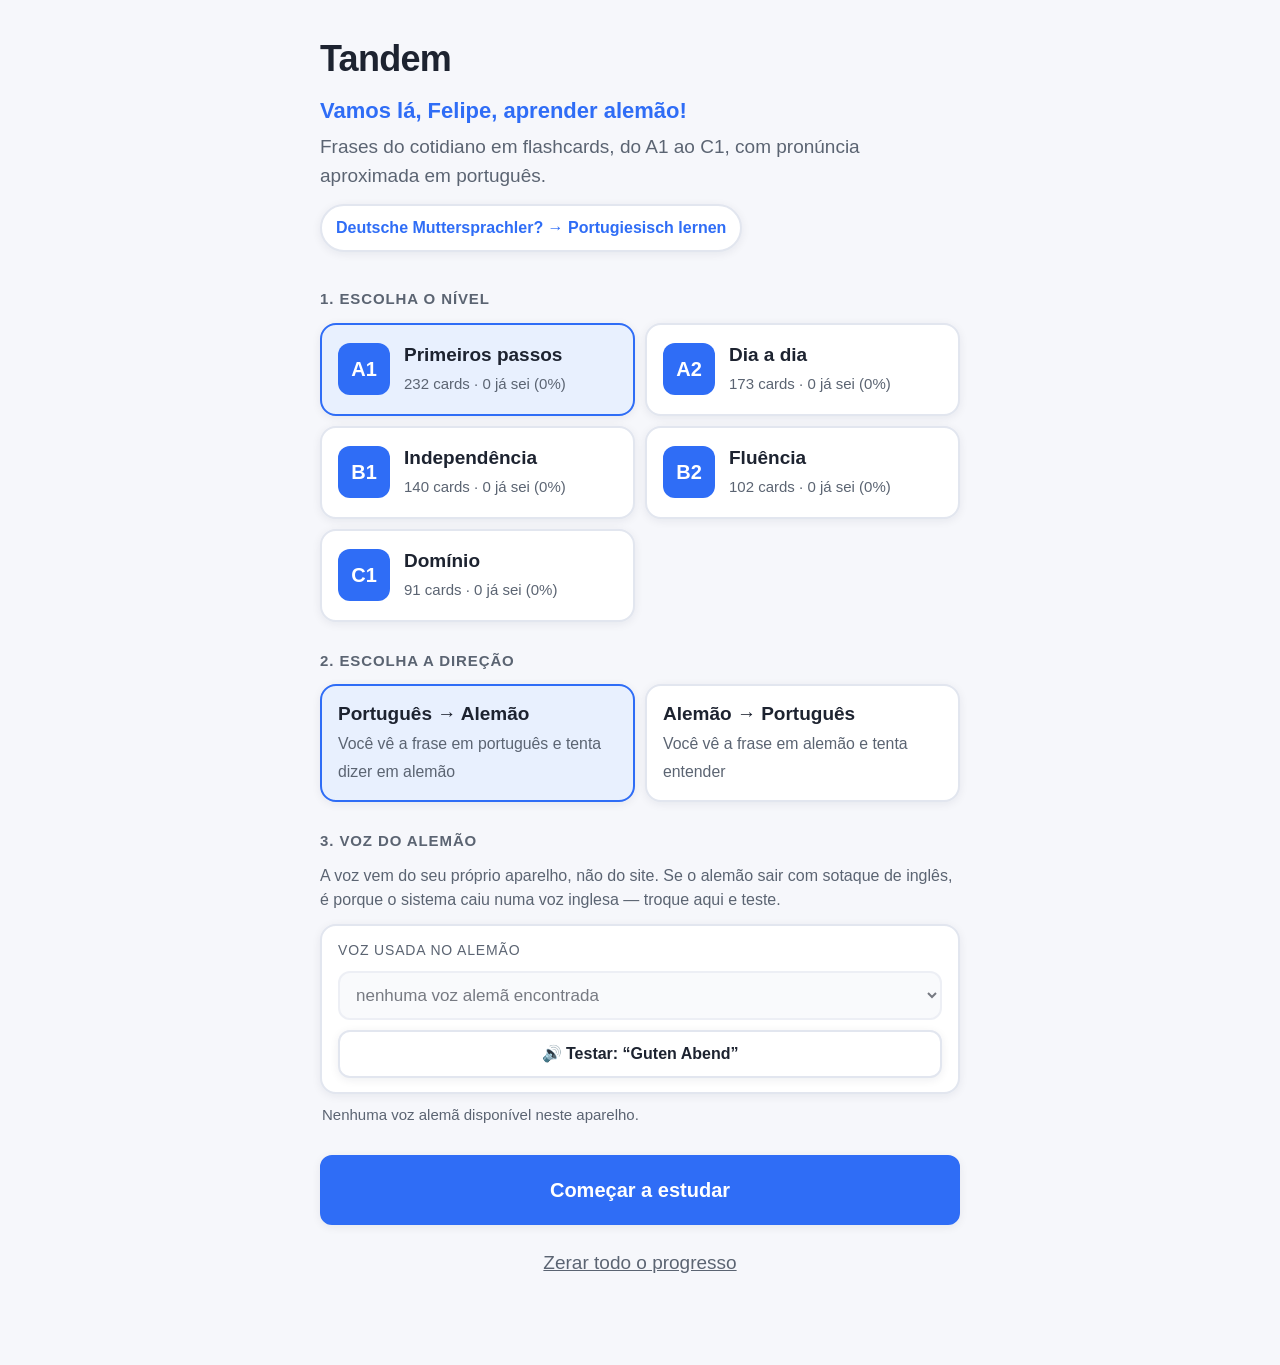
<file: index.html>
<!doctype html>
<html lang="pt-BR">
<head>
<meta charset="utf-8">
<meta name="viewport" content="width=device-width, initial-scale=1">
<title>Tandem · Alemão</title>
<meta name="description" content="Tandem: curso de alemão em flashcards, do A1 ao C1, com pronúncia aproximada em português e áudio.">
<link rel="stylesheet" href="css/style.css?v=6">
<link rel="icon" href="data:image/svg+xml,<svg xmlns='http://www.w3.org/2000/svg' viewBox='0 0 100 100'><text y='.9em' font-size='90'>🗣️</text></svg>">
<!-- O ?v= serve para furar o cache do GitHub Pages (max-age=600): sem ele,
     quem já abriu o site continua com a versão antiga por até 10 minutos.
     Ao mudar css/js/cards, suba o número aqui também. -->
</head>
<body>

<!-- Os textos desta página são preenchidos por js/app.js conforme o curso,
     para que index.html e portugiesisch.html compartilhem a mesma estrutura. -->

<!-- ------------------------------------------------------------- TELA INICIAL -->
<main id="tela-inicio" class="tela">
  <header class="cabecalho">
    <h1 id="txt-titulo">Tandem</h1>
    <p class="saudacao" id="txt-saudacao"></p>
    <p class="subtitulo" id="txt-subtitulo"></p>
    <a class="troca-curso" id="link-outro-curso" href="portugiesisch.html"></a>
  </header>

  <section class="bloco">
    <h2 id="txt-passo1"></h2>
    <div id="lista-niveis" class="niveis"></div>
  </section>

  <section class="bloco">
    <h2 id="txt-passo2"></h2>
    <div class="direcoes" id="lista-direcoes" role="group"></div>
  </section>

  <section class="bloco">
    <h2 id="txt-passo3"></h2>
    <p class="explica-voz" id="txt-explica-voz"></p>
    <div class="escolha-voz">
      <label class="rotulo-voz" id="rotulo-voz" for="seletor-voz"></label>
      <select id="seletor-voz"></select>
      <button type="button" class="btn btn-pequeno" id="btn-testar-voz"></button>
    </div>
    <p id="diagnostico-voz" class="diagnostico-voz"></p>
  </section>

  <p id="aviso-voz" class="aviso" hidden></p>

  <section class="bloco rodape-inicio">
    <button type="button" id="btn-comecar" class="btn btn-grande"></button>
    <button type="button" id="btn-zerar-tudo" class="btn btn-texto"></button>
  </section>
</main>

<!-- ---------------------------------------------------------------- ESTUDO -->
<main id="tela-estudo" class="tela" hidden>
  <header class="barra-topo">
    <button type="button" id="btn-voltar" class="btn btn-icone">←</button>
    <div class="info-sessao">
      <span id="rotulo-sessao"></span>
      <span id="contador" class="contador"></span>
    </div>
    <button type="button" id="btn-embaralhar" class="btn btn-icone">⇄</button>
  </header>

  <div class="progresso" role="progressbar"
       aria-valuemin="0" aria-valuemax="100" aria-valuenow="0" id="progresso">
    <div id="progresso-barra" class="progresso-barra"></div>
  </div>
  <p id="progresso-texto" class="progresso-texto"></p>

  <div id="card" class="card" tabindex="0" role="button">
    <div class="card-inner" id="card-inner">

      <div class="card-face card-frente">
        <p class="etiqueta" id="etiqueta-frente"></p>
        <p class="frase" id="frase-frente"></p>
        <p class="dica" id="txt-dica"></p>
      </div>

      <div class="card-face card-verso">
        <p class="etiqueta" id="etiqueta-verso"></p>
        <p class="frase frase-verso" id="frase-verso"></p>
        <p class="pronuncia" id="pronuncia-frase"></p>
        <div class="palavras" id="palavras"></div>
        <p class="gramatica" id="gramatica" hidden></p>
      </div>

    </div>
  </div>

  <div id="painel-palavra" class="painel-palavra" hidden>
    <button type="button" class="fechar-painel" id="fechar-painel">×</button>
    <p class="palavra-de" id="painel-de"></p>
    <p class="palavra-pt" id="painel-pt"></p>
    <dl class="palavra-detalhes">
      <dt id="txt-silabas"></dt><dd id="painel-silabas"></dd>
      <dt id="txt-pronuncia"></dt><dd id="painel-pronuncia"></dd>
    </dl>
    <button type="button" class="btn btn-pequeno" id="painel-ouvir"></button>
  </div>

  <div class="audios">
    <button type="button" class="btn btn-audio" id="btn-ouvir"></button>
    <button type="button" class="btn btn-audio" id="btn-ouvir-devagar"></button>
    <button type="button" class="btn btn-audio" id="btn-ouvir-palavras"></button>
    <a class="btn btn-audio btn-link" id="link-tradutor" href="#"
       target="_blank" rel="noopener"></a>
  </div>

  <p class="voz-em-uso">
    <span id="txt-voz-em-uso"></span>
    <strong id="voz-atual">—</strong>
    <button type="button" class="btn-texto-pequeno" id="btn-trocar-voz"></button>
  </p>

  <div class="avaliacao">
    <button type="button" class="btn btn-nao-sei" id="btn-nao-sei"></button>
    <button type="button" class="btn btn-sei" id="btn-sei"></button>
  </div>

  <div class="navegacao">
    <button type="button" class="btn" id="btn-anterior"></button>
    <button type="button" class="btn" id="btn-reiniciar"></button>
    <button type="button" class="btn" id="btn-proximo"></button>
  </div>

  <p class="atalhos" id="txt-atalhos"></p>
</main>

<script>window.CURSO = 'de';</script>
<script src="data/cards.js?v=6"></script>
<script src="js/app.js?v=6"></script>
</body>
</html>
</file>
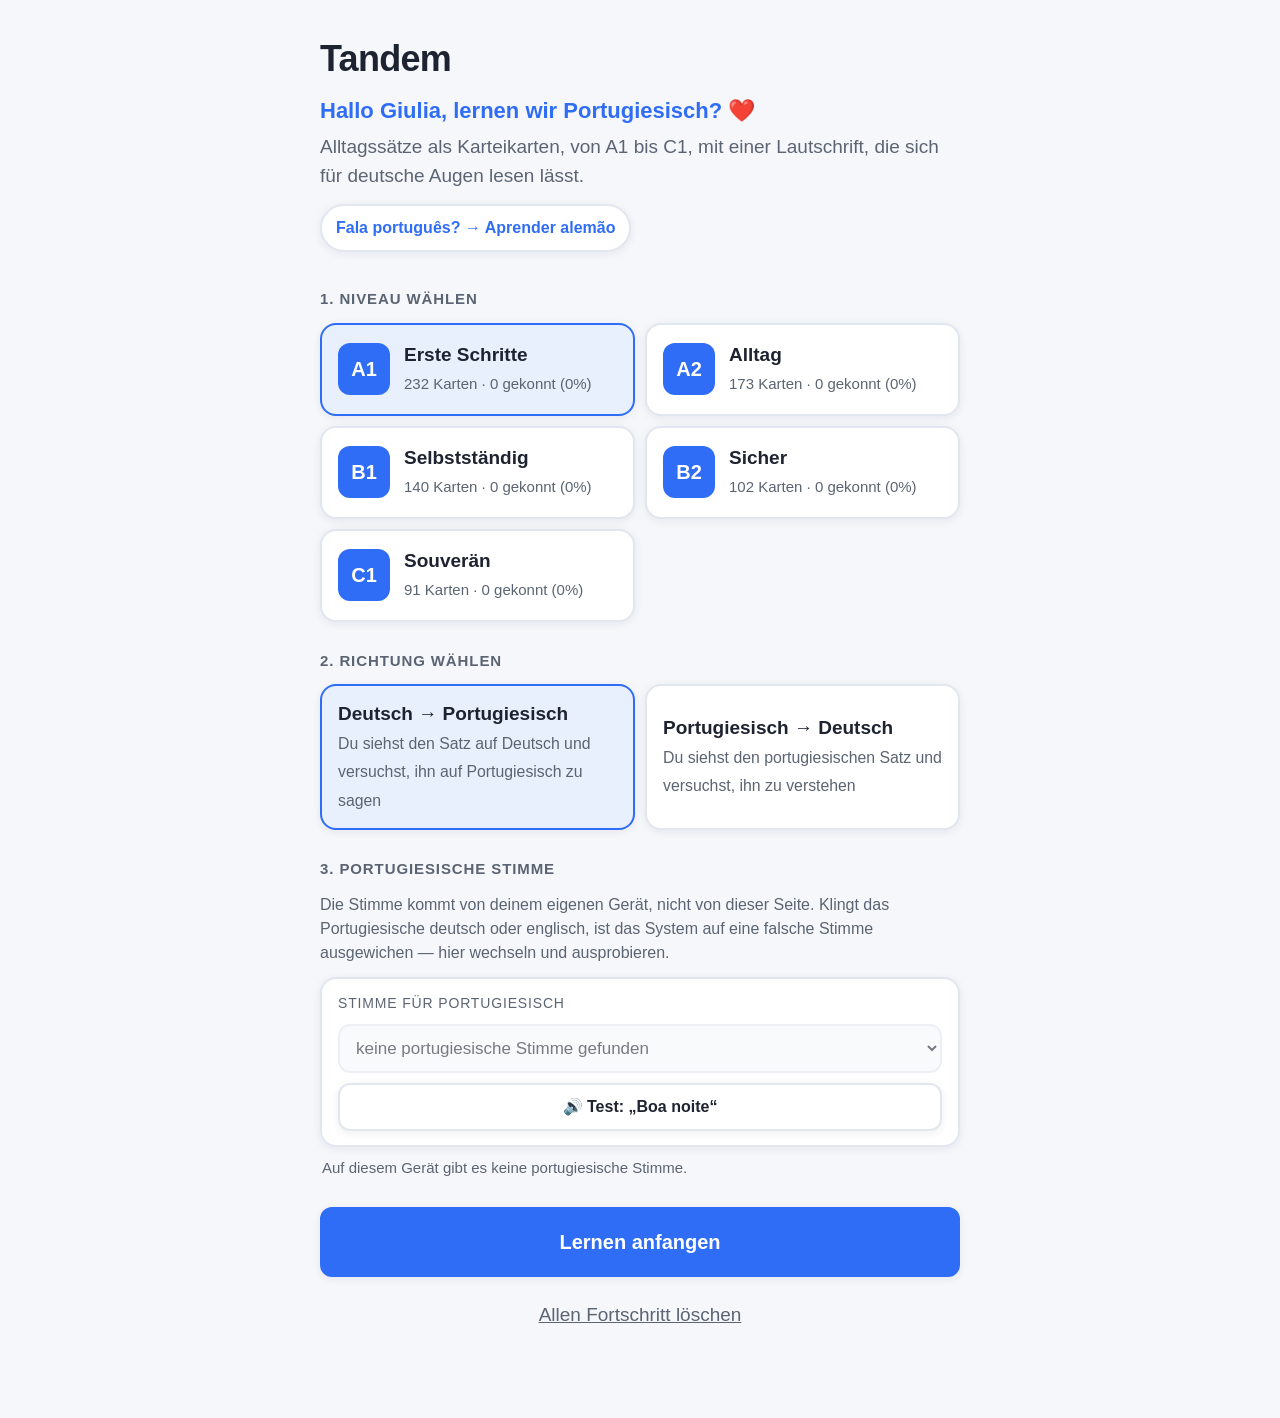
<file: portugiesisch.html>
<!doctype html>
<html lang="de-DE">
<head>
<meta charset="utf-8">
<meta name="viewport" content="width=device-width, initial-scale=1">
<title>Tandem · Português</title>
<meta name="description" content="Tandem: Portugiesisch lernen mit 738 Karteikarten von A1 bis C1, mit Lautschrift für deutsche Leser und Ton.">
<link rel="stylesheet" href="css/style.css?v=6">
<link rel="icon" href="data:image/svg+xml,<svg xmlns='http://www.w3.org/2000/svg' viewBox='0 0 100 100'><text y='.9em' font-size='90'>🗣️</text></svg>">
<!-- O ?v= serve para furar o cache do GitHub Pages (max-age=600): sem ele,
     quem já abriu o site continua com a versão antiga por até 10 minutos.
     Ao mudar css/js/cards, suba o número aqui também. -->
</head>
<body>

<!-- Os textos desta página são preenchidos por js/app.js conforme o curso,
     para que index.html e portugiesisch.html compartilhem a mesma estrutura. -->

<!-- ------------------------------------------------------------- TELA INICIAL -->
<main id="tela-inicio" class="tela">
  <header class="cabecalho">
    <h1 id="txt-titulo">Tandem</h1>
    <p class="saudacao" id="txt-saudacao"></p>
    <p class="subtitulo" id="txt-subtitulo"></p>
    <a class="troca-curso" id="link-outro-curso" href="index.html"></a>
  </header>

  <section class="bloco">
    <h2 id="txt-passo1"></h2>
    <div id="lista-niveis" class="niveis"></div>
  </section>

  <section class="bloco">
    <h2 id="txt-passo2"></h2>
    <div class="direcoes" id="lista-direcoes" role="group"></div>
  </section>

  <section class="bloco">
    <h2 id="txt-passo3"></h2>
    <p class="explica-voz" id="txt-explica-voz"></p>
    <div class="escolha-voz">
      <label class="rotulo-voz" id="rotulo-voz" for="seletor-voz"></label>
      <select id="seletor-voz"></select>
      <button type="button" class="btn btn-pequeno" id="btn-testar-voz"></button>
    </div>
    <p id="diagnostico-voz" class="diagnostico-voz"></p>
  </section>

  <p id="aviso-voz" class="aviso" hidden></p>

  <section class="bloco rodape-inicio">
    <button type="button" id="btn-comecar" class="btn btn-grande"></button>
    <button type="button" id="btn-zerar-tudo" class="btn btn-texto"></button>
  </section>
</main>

<!-- ---------------------------------------------------------------- ESTUDO -->
<main id="tela-estudo" class="tela" hidden>
  <header class="barra-topo">
    <button type="button" id="btn-voltar" class="btn btn-icone">←</button>
    <div class="info-sessao">
      <span id="rotulo-sessao"></span>
      <span id="contador" class="contador"></span>
    </div>
    <button type="button" id="btn-embaralhar" class="btn btn-icone">⇄</button>
  </header>

  <div class="progresso" role="progressbar"
       aria-valuemin="0" aria-valuemax="100" aria-valuenow="0" id="progresso">
    <div id="progresso-barra" class="progresso-barra"></div>
  </div>
  <p id="progresso-texto" class="progresso-texto"></p>

  <div id="card" class="card" tabindex="0" role="button">
    <div class="card-inner" id="card-inner">

      <div class="card-face card-frente">
        <p class="etiqueta" id="etiqueta-frente"></p>
        <p class="frase" id="frase-frente"></p>
        <p class="dica" id="txt-dica"></p>
      </div>

      <div class="card-face card-verso">
        <p class="etiqueta" id="etiqueta-verso"></p>
        <p class="frase frase-verso" id="frase-verso"></p>
        <p class="pronuncia" id="pronuncia-frase"></p>
        <div class="palavras" id="palavras"></div>
        <p class="gramatica" id="gramatica" hidden></p>
      </div>

    </div>
  </div>

  <div id="painel-palavra" class="painel-palavra" hidden>
    <button type="button" class="fechar-painel" id="fechar-painel">×</button>
    <p class="palavra-de" id="painel-de"></p>
    <p class="palavra-pt" id="painel-pt"></p>
    <dl class="palavra-detalhes">
      <dt id="txt-silabas"></dt><dd id="painel-silabas"></dd>
      <dt id="txt-pronuncia"></dt><dd id="painel-pronuncia"></dd>
    </dl>
    <button type="button" class="btn btn-pequeno" id="painel-ouvir"></button>
  </div>

  <div class="audios">
    <button type="button" class="btn btn-audio" id="btn-ouvir"></button>
    <button type="button" class="btn btn-audio" id="btn-ouvir-devagar"></button>
    <button type="button" class="btn btn-audio" id="btn-ouvir-palavras"></button>
    <a class="btn btn-audio btn-link" id="link-tradutor" href="#"
       target="_blank" rel="noopener"></a>
  </div>

  <p class="voz-em-uso">
    <span id="txt-voz-em-uso"></span>
    <strong id="voz-atual">—</strong>
    <button type="button" class="btn-texto-pequeno" id="btn-trocar-voz"></button>
  </p>

  <div class="avaliacao">
    <button type="button" class="btn btn-nao-sei" id="btn-nao-sei"></button>
    <button type="button" class="btn btn-sei" id="btn-sei"></button>
  </div>

  <div class="navegacao">
    <button type="button" class="btn" id="btn-anterior"></button>
    <button type="button" class="btn" id="btn-reiniciar"></button>
    <button type="button" class="btn" id="btn-proximo"></button>
  </div>

  <p class="atalhos" id="txt-atalhos"></p>
</main>

<script>window.CURSO = 'pt';</script>
<script src="data/cards.js?v=6"></script>
<script src="js/app.js?v=6"></script>
</body>
</html>
</file>
<file: css/style.css>
/* Alemão do zero — estilos. Claro, com texto grande e pensado para o celular. */

:root {
  --fundo: #f6f7fb;
  --papel: #ffffff;
  --tinta: #1d2330;
  --tinta-fraca: #5b6472;
  --borda: #e2e6ef;
  --destaque: #2f6df6;
  --destaque-fraco: #e8f0fe;
  --sei: #1a8f54;
  --sei-fraco: #e4f6ec;
  --nao-sei: #c9452f;
  --nao-sei-fraco: #fdece9;
  --aviso: #8a5a00;
  --aviso-fundo: #fff5dd;
  --raio: 16px;
  --sombra: 0 2px 10px rgba(18, 28, 50, .07);
}

* { box-sizing: border-box; }

html { -webkit-text-size-adjust: 100%; }

body {
  margin: 0;
  overflow-wrap: break-word;
  word-break: break-word;
  padding: 0 16px 48px;
  background: var(--fundo);
  color: var(--tinta);
  font-family: -apple-system, BlinkMacSystemFont, "Segoe UI", Roboto, Helvetica, Arial, sans-serif;
  font-size: 18px;
  line-height: 1.5;
}

.tela { max-width: 640px; margin: 0 auto; }

/* ---------------------------------------------------------- tela inicial */

.cabecalho { padding: 32px 0 8px; }

h1 { font-size: 30px; margin: 0 0 8px; letter-spacing: -.02em; }

.subtitulo { margin: 0; color: var(--tinta-fraca); }

h2 {
  font-size: 15px;
  text-transform: uppercase;
  letter-spacing: .06em;
  color: var(--tinta-fraca);
  margin: 0 0 12px;
}

.bloco { margin: 28px 0; }

.niveis { display: grid; gap: 10px; }

.nivel {
  display: flex;
  align-items: center;
  gap: 14px;
  width: 100%;
  padding: 16px;
  background: var(--papel);
  border: 2px solid var(--borda);
  border-radius: var(--raio);
  box-shadow: var(--sombra);
  font: inherit;
  color: inherit;
  text-align: left;
  cursor: pointer;
}

.nivel[aria-pressed="true"] {
  border-color: var(--destaque);
  background: var(--destaque-fraco);
}

.nivel-sigla {
  flex: 0 0 52px;
  height: 52px;
  display: grid;
  place-items: center;
  border-radius: 12px;
  background: var(--destaque);
  color: #fff;
  font-size: 20px;
  font-weight: 700;
}

.nivel-info { flex: 1 1 auto; min-width: 0; }
.nivel-titulo { font-weight: 600; display: block; }
.nivel-detalhe { color: var(--tinta-fraca); font-size: 15px; }

.nivel-progresso {
  margin-top: 8px;
  height: 6px;
  border-radius: 99px;
  background: var(--borda);
  overflow: hidden;
}

.nivel-progresso span {
  display: block;
  height: 100%;
  background: var(--sei);
  border-radius: 99px;
}

.direcoes { display: grid; gap: 10px; }

.direcao {
  padding: 14px 16px;
  background: var(--papel);
  border: 2px solid var(--borda);
  border-radius: var(--raio);
  box-shadow: var(--sombra);
  font: inherit;
  color: inherit;
  text-align: left;
  cursor: pointer;
}

.direcao[aria-pressed="true"] {
  border-color: var(--destaque);
  background: var(--destaque-fraco);
}

.direcao strong { display: block; }
.direcao small { color: var(--tinta-fraca); }

.aviso {
  padding: 14px 16px;
  background: var(--aviso-fundo);
  color: var(--aviso);
  border-radius: var(--raio);
  font-size: 16px;
}

.aviso strong { display: block; margin-bottom: 4px; }

.rodape-inicio { display: grid; gap: 12px; justify-items: stretch; }

/* ------------------------------------------------------------------ botões */

.btn {
  padding: 12px 16px;
  background: var(--papel);
  border: 2px solid var(--borda);
  border-radius: 12px;
  box-shadow: var(--sombra);
  font: inherit;
  font-weight: 600;
  color: inherit;
  cursor: pointer;
}

.btn:active { transform: translateY(1px); }

.btn-grande {
  padding: 18px;
  font-size: 20px;
  background: var(--destaque);
  border-color: var(--destaque);
  color: #fff;
}

.btn-texto {
  background: none;
  border: none;
  box-shadow: none;
  color: var(--tinta-fraca);
  font-weight: 500;
  text-decoration: underline;
}

.btn-icone {
  width: 44px;
  height: 44px;
  padding: 0;
  font-size: 20px;
  line-height: 1;
}

.btn-pequeno { padding: 10px 14px; font-size: 16px; }

.btn:disabled { opacity: .45; cursor: default; }

/* ------------------------------------------------------------ barra do topo */

.barra-topo {
  display: flex;
  align-items: center;
  gap: 12px;
  padding: 16px 0 12px;
}

.info-sessao {
  flex: 1 1 auto;
  min-width: 0;
  display: flex;
  flex-direction: column;
  line-height: 1.25;
}

#rotulo-sessao { font-weight: 600; }

.contador { color: var(--tinta-fraca); font-size: 15px; }

.progresso {
  height: 8px;
  border-radius: 99px;
  background: var(--borda);
  overflow: hidden;
}

.progresso-barra {
  height: 100%;
  width: 0;
  background: var(--sei);
  border-radius: 99px;
  transition: width .25s ease;
}

.progresso-texto {
  margin: 8px 0 16px;
  font-size: 15px;
  color: var(--tinta-fraca);
}

/* ------------------------------------------------------------------- card */

.card {
  perspective: 1400px;
  min-height: 300px;
  transition: height .25s ease;
  cursor: pointer;
  outline-offset: 4px;
}

.card-inner {
  position: relative;
  width: 100%;
  min-height: 300px;
  transform-style: preserve-3d;
  transition: transform .45s cubic-bezier(.4, .1, .2, 1);
}

.card.virado .card-inner { transform: rotateY(180deg); }

.card-face {
  position: absolute;
  inset: 0;
  display: flex;
  flex-direction: column;
  justify-content: center;
  gap: 12px;
  padding: 24px 20px;
  background: var(--papel);
  border: 1px solid var(--borda);
  border-radius: 20px;
  box-shadow: var(--sombra);
  backface-visibility: hidden;
  -webkit-backface-visibility: hidden;
}

.card-verso {
  transform: rotateY(180deg);
  justify-content: flex-start;
  overflow-y: auto;
}

.etiqueta {
  margin: 0;
  font-size: 13px;
  text-transform: uppercase;
  letter-spacing: .08em;
  color: var(--tinta-fraca);
}

.frase {
  margin: 0;
  font-size: 30px;
  font-weight: 600;
  line-height: 1.25;
  letter-spacing: -.01em;
}

.frase-verso { font-size: 26px; }

.dica { margin: 0; font-size: 14px; color: var(--tinta-fraca); }

.pronuncia {
  margin: 0;
  font-size: 18px;
  color: var(--destaque);
  font-variant-numeric: tabular-nums;
}

.palavras { display: flex; flex-wrap: wrap; gap: 8px; margin-top: 4px; }

.palavra {
  padding: 8px 12px;
  background: var(--fundo);
  border: 1px solid var(--borda);
  border-radius: 99px;
  font: inherit;
  font-size: 17px;
  color: inherit;
  cursor: pointer;
}

.palavra:hover, .palavra.ativa {
  background: var(--destaque-fraco);
  border-color: var(--destaque);
}

.gramatica {
  margin: 4px 0 0;
  padding: 12px 14px;
  background: var(--destaque-fraco);
  border-radius: 12px;
  font-size: 16px;
  line-height: 1.45;
}

/* -------------------------------------------------------- painel da palavra */

.painel-palavra {
  position: relative;
  margin-top: 14px;
  padding: 16px 44px 16px 16px;
  background: var(--papel);
  border: 2px solid var(--destaque);
  border-radius: var(--raio);
  box-shadow: var(--sombra);
}

.fechar-painel {
  position: absolute;
  top: 8px;
  right: 8px;
  width: 32px;
  height: 32px;
  border: none;
  background: none;
  font-size: 24px;
  line-height: 1;
  color: var(--tinta-fraca);
  cursor: pointer;
}

.palavra-de { margin: 0; font-size: 24px; font-weight: 700; }
.palavra-pt { margin: 2px 0 10px; color: var(--tinta-fraca); }

.palavra-detalhes {
  display: grid;
  grid-template-columns: auto 1fr;
  gap: 4px 12px;
  margin: 0 0 12px;
  font-size: 16px;
}

.palavra-detalhes dt { color: var(--tinta-fraca); }
.palavra-detalhes dd { margin: 0; font-weight: 600; }

/* ------------------------------------------------------ áudio e navegação */

.audios {
  display: flex;
  flex-wrap: wrap;
  gap: 8px;
  margin: 16px 0;
}

.btn-audio { flex: 1 1 46%; font-size: 16px; padding: 12px 10px; }

.btn-link {
  text-align: center;
  text-decoration: none;
  color: var(--tinta-fraca);
}

.avaliacao { display: flex; gap: 10px; }

.avaliacao .btn { flex: 1 1 50%; padding: 16px; font-size: 18px; }

.btn-sei { background: var(--sei-fraco); border-color: var(--sei); color: var(--sei); }
.btn-nao-sei { background: var(--nao-sei-fraco); border-color: var(--nao-sei); color: var(--nao-sei); }

.navegacao { display: flex; gap: 8px; margin-top: 10px; }
.navegacao .btn { flex: 1 1 33%; font-size: 16px; padding: 12px 8px; }

.atalhos {
  margin: 20px 0 0;
  font-size: 14px;
  color: var(--tinta-fraca);
  text-align: center;
}

kbd {
  padding: 1px 6px;
  border: 1px solid var(--borda);
  border-bottom-width: 2px;
  border-radius: 6px;
  background: var(--papel);
  font-family: inherit;
  font-size: .9em;
}

/* --------------------------------------------------------------- telas maiores */

@media (min-width: 560px) {
  body { font-size: 19px; }
  h1 { font-size: 36px; }
  .frase { font-size: 38px; }
  .frase-verso { font-size: 32px; }
  .card, .card-inner { min-height: 340px; }
  .niveis { grid-template-columns: 1fr 1fr; }
  .direcoes { grid-template-columns: 1fr 1fr; }
  .btn-audio { flex: 1 1 22%; }
}

@media (prefers-reduced-motion: reduce) {
  .card-inner, .progresso-barra { transition: none; }
}

/* --------------------------------------------------------- escolha da voz */

.explica-voz {
  margin: 0 0 12px;
  font-size: 16px;
  color: var(--tinta-fraca);
}

.escolha-voz {
  display: grid;
  gap: 10px;
  padding: 14px 16px;
  background: var(--papel);
  border: 2px solid var(--borda);
  border-radius: var(--raio);
  box-shadow: var(--sombra);
}

.rotulo-voz {
  font-size: 14px;
  text-transform: uppercase;
  letter-spacing: .06em;
  color: var(--tinta-fraca);
}

#seletor-voz {
  width: 100%;
  padding: 12px;
  background: var(--fundo);
  border: 2px solid var(--borda);
  border-radius: 12px;
  font: inherit;
  font-size: 17px;
  color: inherit;
}

#seletor-voz:disabled { opacity: .6; }

.diagnostico-voz {
  margin: 10px 2px 0;
  font-size: 15px;
  color: var(--tinta-fraca);
}

.voz-em-uso {
  margin: 0 0 12px;
  font-size: 15px;
  color: var(--tinta-fraca);
  text-align: center;
}

.btn-texto-pequeno {
  margin-left: 6px;
  padding: 2px 4px;
  background: none;
  border: none;
  font: inherit;
  font-size: 15px;
  color: var(--destaque);
  text-decoration: underline;
  cursor: pointer;
}

/* ------------------------------------------------------- troca de curso */

.troca-curso {
  display: inline-block;
  margin-top: 14px;
  padding: 10px 14px;
  background: var(--papel);
  border: 2px solid var(--borda);
  border-radius: 999px;
  box-shadow: var(--sombra);
  font-size: 16px;
  font-weight: 600;
  color: var(--destaque);
  text-decoration: none;
}

.troca-curso:hover { border-color: var(--destaque); }

/* ---------------------------------------------------------- saudação */

.saudacao {
  margin: 0 0 6px;
  font-size: 20px;
  font-weight: 600;
  color: var(--destaque);
}

@media (min-width: 560px) {
  .saudacao { font-size: 22px; }
}
</file>
